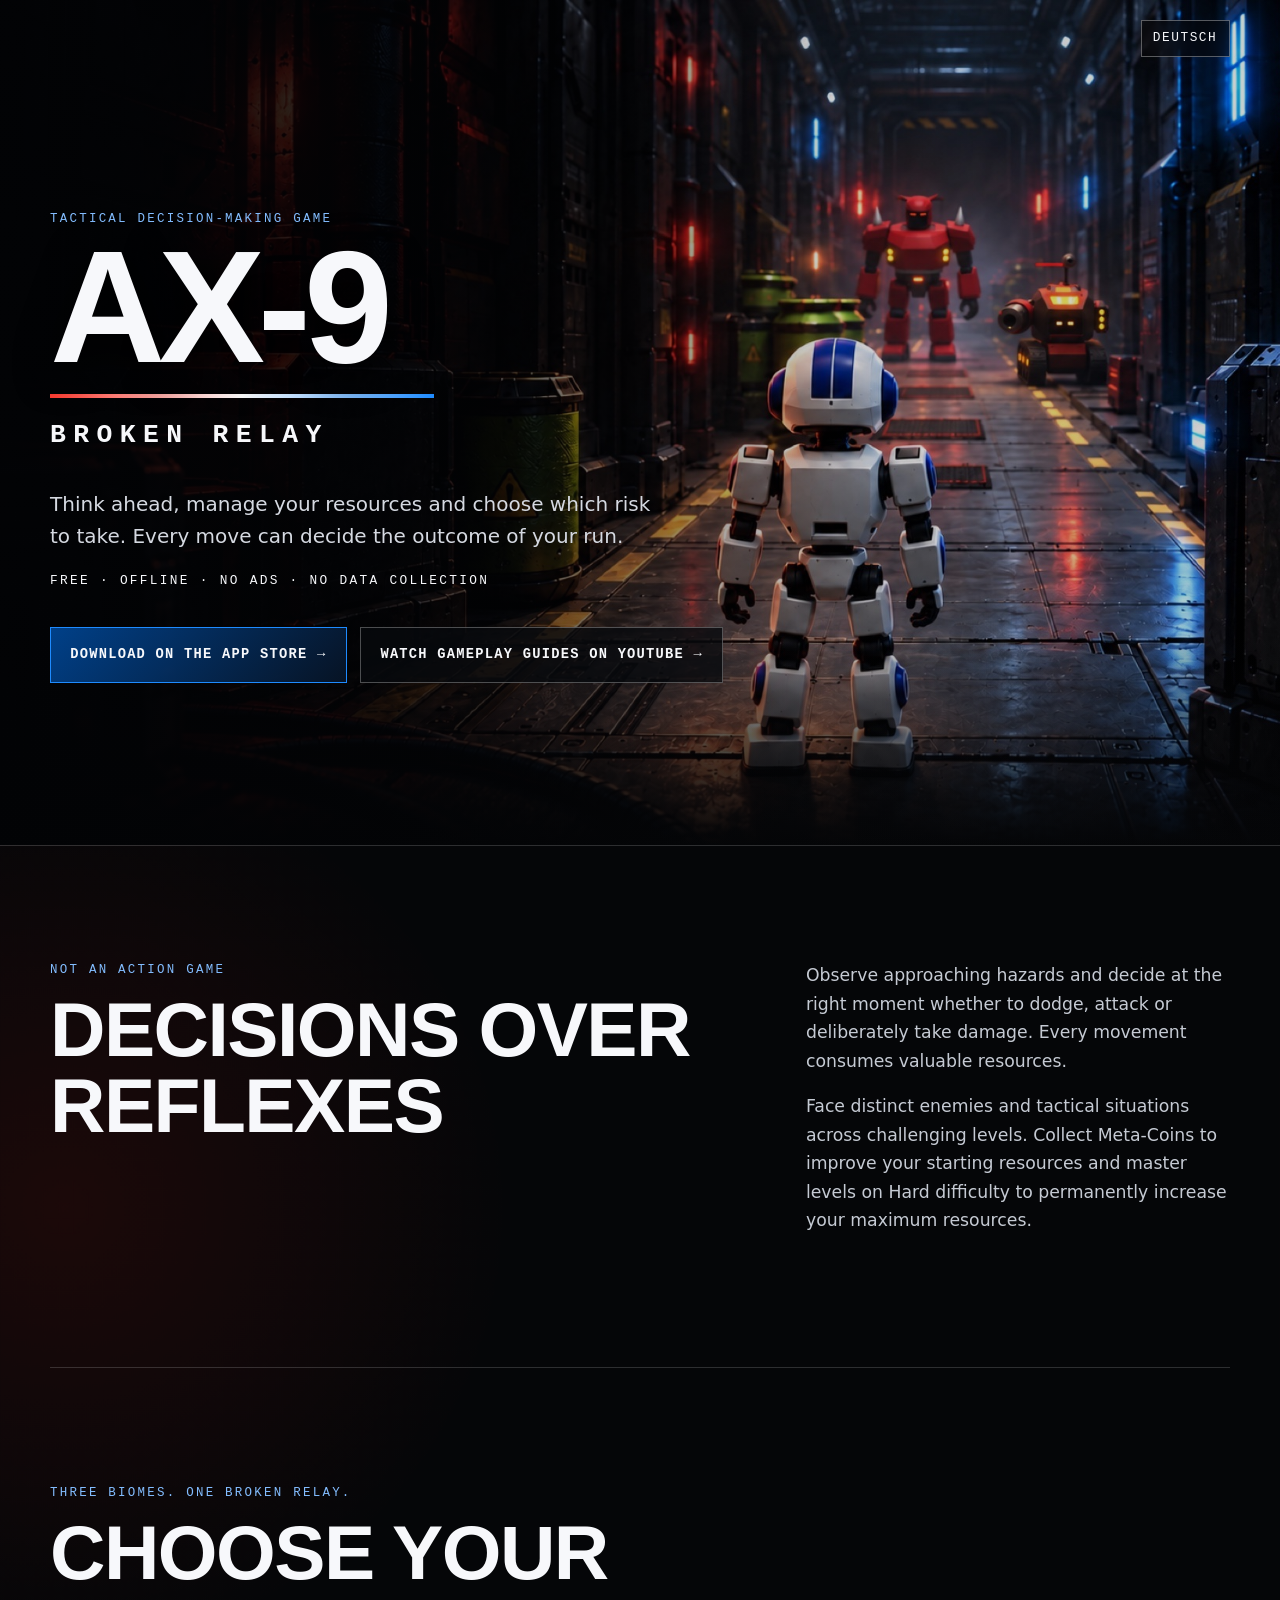
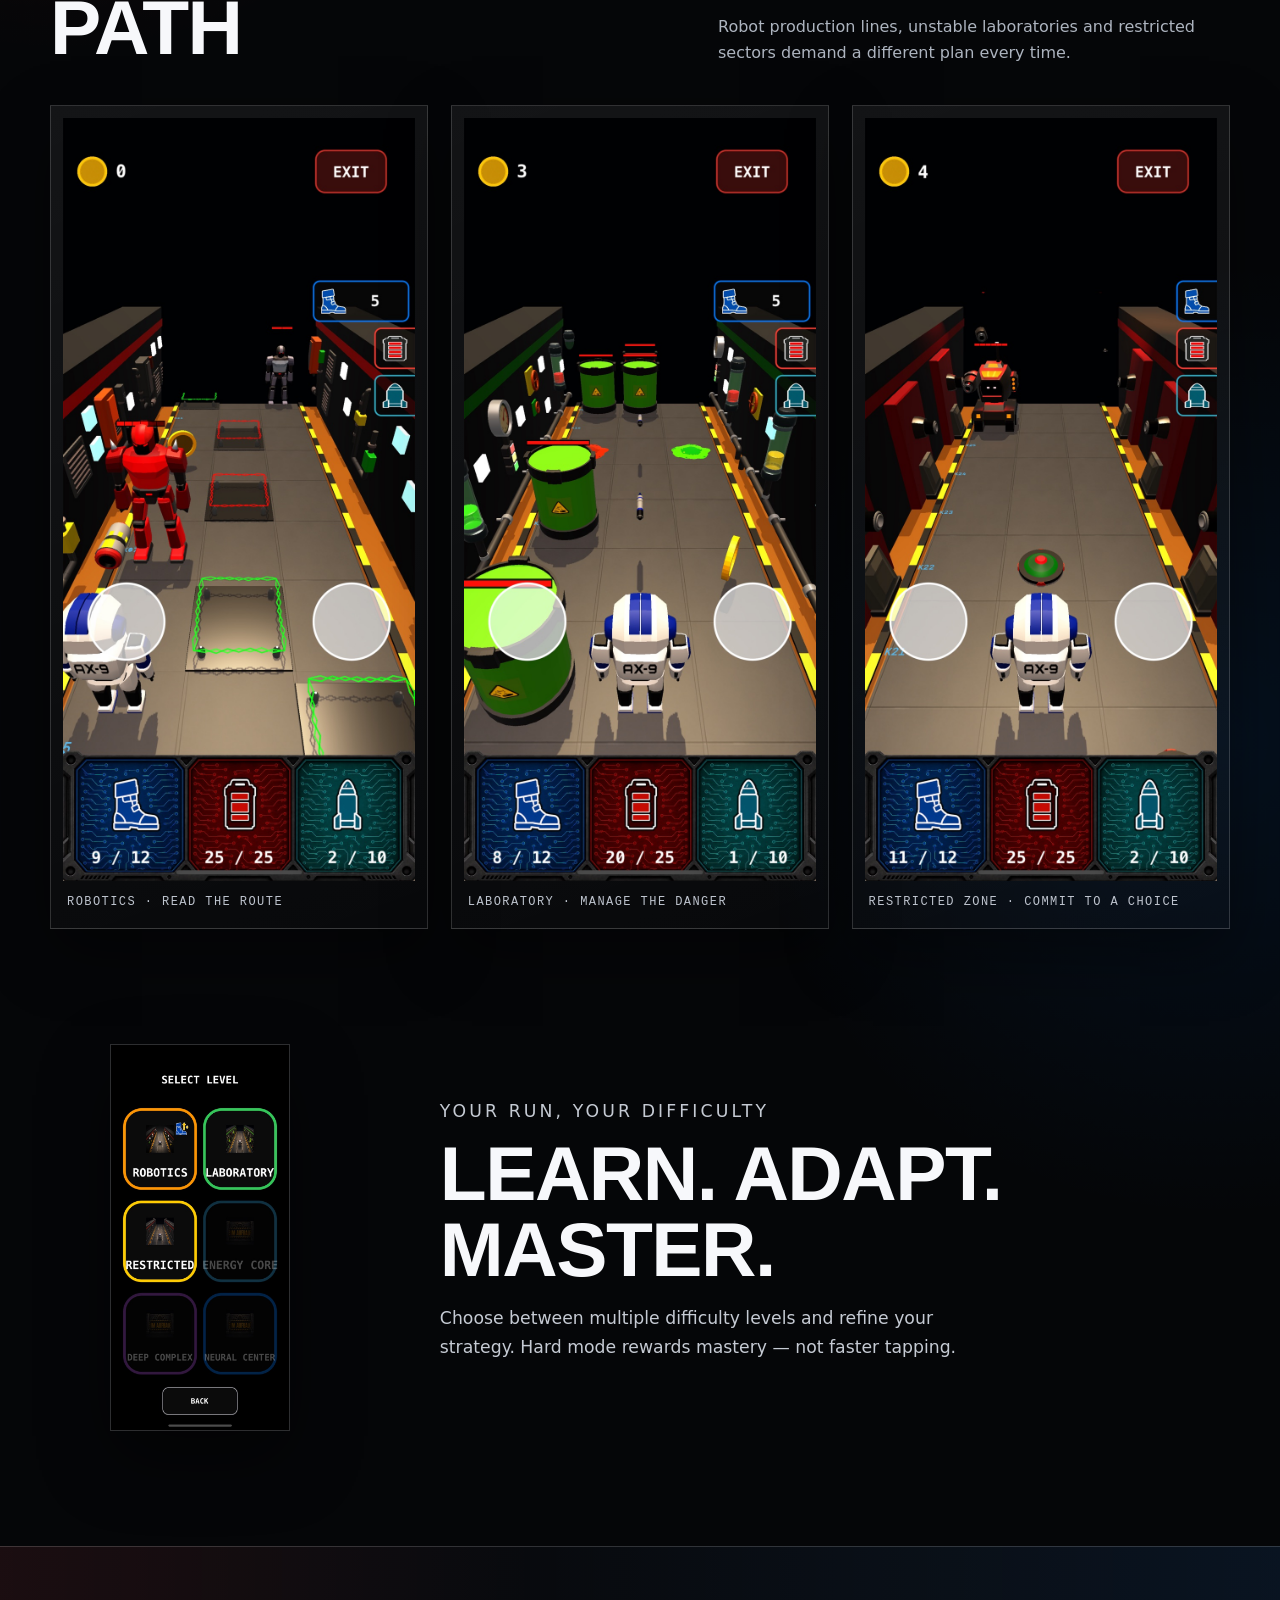
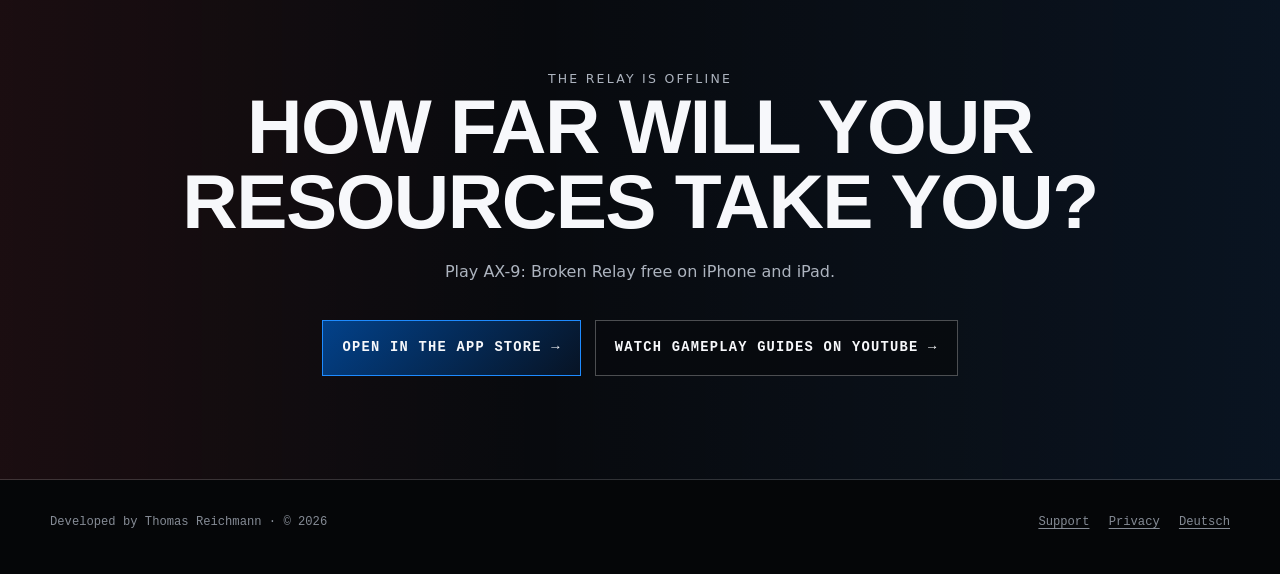
<file: index.html>
<!doctype html><html lang="en"><head>
<meta charset="utf-8"><meta name="viewport" content="width=device-width,initial-scale=1">
<title>AX-9: Broken Relay — Tactical Game for iPhone and iPad</title>
<meta name="description" content="AX-9: Broken Relay is a free offline tactical decision-making game for iPhone and iPad. Think ahead, manage resources and survive challenging levels.">
<meta name="robots" content="index,follow,max-image-preview:large"><meta name="theme-color" content="#050608">
<link rel="canonical" href="https://tomrichgamedev.github.io/ax9/"><link rel="alternate" hreflang="en" href="https://tomrichgamedev.github.io/ax9/"><link rel="alternate" hreflang="de" href="https://tomrichgamedev.github.io/ax9/de/"><link rel="alternate" hreflang="x-default" href="https://tomrichgamedev.github.io/ax9/">
<meta property="og:type" content="website"><meta property="og:title" content="AX-9: Broken Relay"><meta property="og:description" content="A tactical decision-making game where thinking ahead matters more than quick reflexes."><meta property="og:url" content="https://tomrichgamedev.github.io/ax9/"><meta property="og:image" content="https://tomrichgamedev.github.io/ax9/assets/images/ax9-broken-relay-hero-v2.jpg"><meta property="og:image:alt" content="AX-9 faces enemy robots in a red and blue industrial corridor"><meta name="twitter:card" content="summary_large_image"><link rel="stylesheet" href="styles.css">
<script type="application/ld+json">{"@context":"https://schema.org","@type":["VideoGame","MobileApplication"],"name":"AX-9: Broken Relay","description":"A tactical decision-making game where thinking ahead matters more than quick reflexes.","url":"https://tomrichgamedev.github.io/ax9/","image":"https://tomrichgamedev.github.io/ax9/assets/images/ax9-broken-relay-hero-v2.jpg","downloadUrl":"https://apps.apple.com/app/ax-9/id6805114754","operatingSystem":"iOS, iPadOS","applicationCategory":"GameApplication","genre":["Tactical","Strategy","Decision-making"],"inLanguage":["en","de"],"author":{"@type":"Person","name":"Thomas Reichmann"},"offers":{"@type":"Offer","price":"0","priceCurrency":"EUR"}}</script>
</head><body><a class="skip" href="#main">Skip to content</a><header class="site-header"><a class="lang" href="de/" lang="de" hreflang="de">DEUTSCH</a></header><main id="main">
<section class="hero" aria-labelledby="title"><div class="hero-inner"><p class="eyebrow">Tactical decision-making game</p><h1 id="title">AX-9</h1><span class="accent" aria-hidden="true"></span><p class="subtitle">Broken Relay</p><p class="hero-copy">Think ahead, manage your resources and choose which risk to take. Every move can decide the outcome of your run.</p><p class="facts">Free · Offline · No ads · No data collection</p><div class="actions"><a class="button" href="https://apps.apple.com/app/ax-9/id6805114754">Download on the App Store →</a><a class="button secondary" href="https://www.youtube.com/playlist?list=PLVclLh_oa2Vs">Watch gameplay guides on YouTube →</a></div></div></section>
<section class="intro" aria-labelledby="decisions"><div><p class="kicker">Not an action game</p><h2 id="decisions">Decisions over reflexes</h2></div><div class="body"><p>Observe approaching hazards and decide at the right moment whether to dodge, attack or deliberately take damage. Every movement consumes valuable resources.</p><p>Face distinct enemies and tactical situations across challenging levels. Collect Meta-Coins to improve your starting resources and master levels on Hard difficulty to permanently increase your maximum resources.</p></div></section>
<section class="gameplay" aria-labelledby="gameplay"><div class="section-head"><div><p class="kicker">Three biomes. One broken relay.</p><h2 id="gameplay">Choose your path</h2></div><p>Robot production lines, unstable laboratories and restricted sectors demand a different plan every time.</p></div><div class="shots" aria-label="AX-9 gameplay screenshots">
<figure class="shot"><img src="assets/images/ax9-robotics-gameplay.jpg" width="832" height="1800" loading="lazy" alt="AX-9 avoids floor hazards and a large red robot in the robotics level"><figcaption>Robotics · Read the route</figcaption></figure>
<figure class="shot"><img src="assets/images/ax9-laboratory-gameplay.jpg" width="832" height="1800" loading="lazy" alt="AX-9 moves between toxic barrels and puddles in the laboratory level"><figcaption>Laboratory · Manage the danger</figcaption></figure>
<figure class="shot"><img src="assets/images/ax9-restricted-zone-gameplay.jpg" width="832" height="1800" loading="lazy" alt="AX-9 approaches a mine and an armed machine in the restricted zone"><figcaption>Restricted zone · Commit to a choice</figcaption></figure></div></section>
<section class="choices" aria-labelledby="difficulty"><img src="assets/images/ax9-level-selection.jpg" width="647" height="1400" loading="lazy" alt="AX-9 level selection showing Robotics, Laboratory and Restricted Zone"><div><p class="kicker">Your run, your difficulty</p><h2 id="difficulty">Learn. Adapt. Master.</h2><p>Choose between multiple difficulty levels and refine your strategy. Hard mode rewards mastery — not faster tapping.</p></div></section>
<section class="final" aria-labelledby="download"><p class="kicker">The relay is offline</p><h2 id="download">How far will your resources take you?</h2><p>Play AX-9: Broken Relay free on iPhone and iPad.</p><div class="actions"><a class="button" href="https://apps.apple.com/app/ax-9/id6805114754">Open in the App Store →</a><a class="button secondary" href="https://www.youtube.com/playlist?list=PLVclLh_oa2Vs">Watch gameplay guides on YouTube →</a></div></section>
</main><footer class="footer"><span>Developed by Thomas Reichmann · © 2026</span><nav aria-label="Legal and support"><a href="https://tomrichgamedev.github.io/ax9-legal/support/">Support</a><a href="https://tomrichgamedev.github.io/ax9-legal/privacy/">Privacy</a><a href="de/" lang="de">Deutsch</a></nav></footer></body></html>
</file>
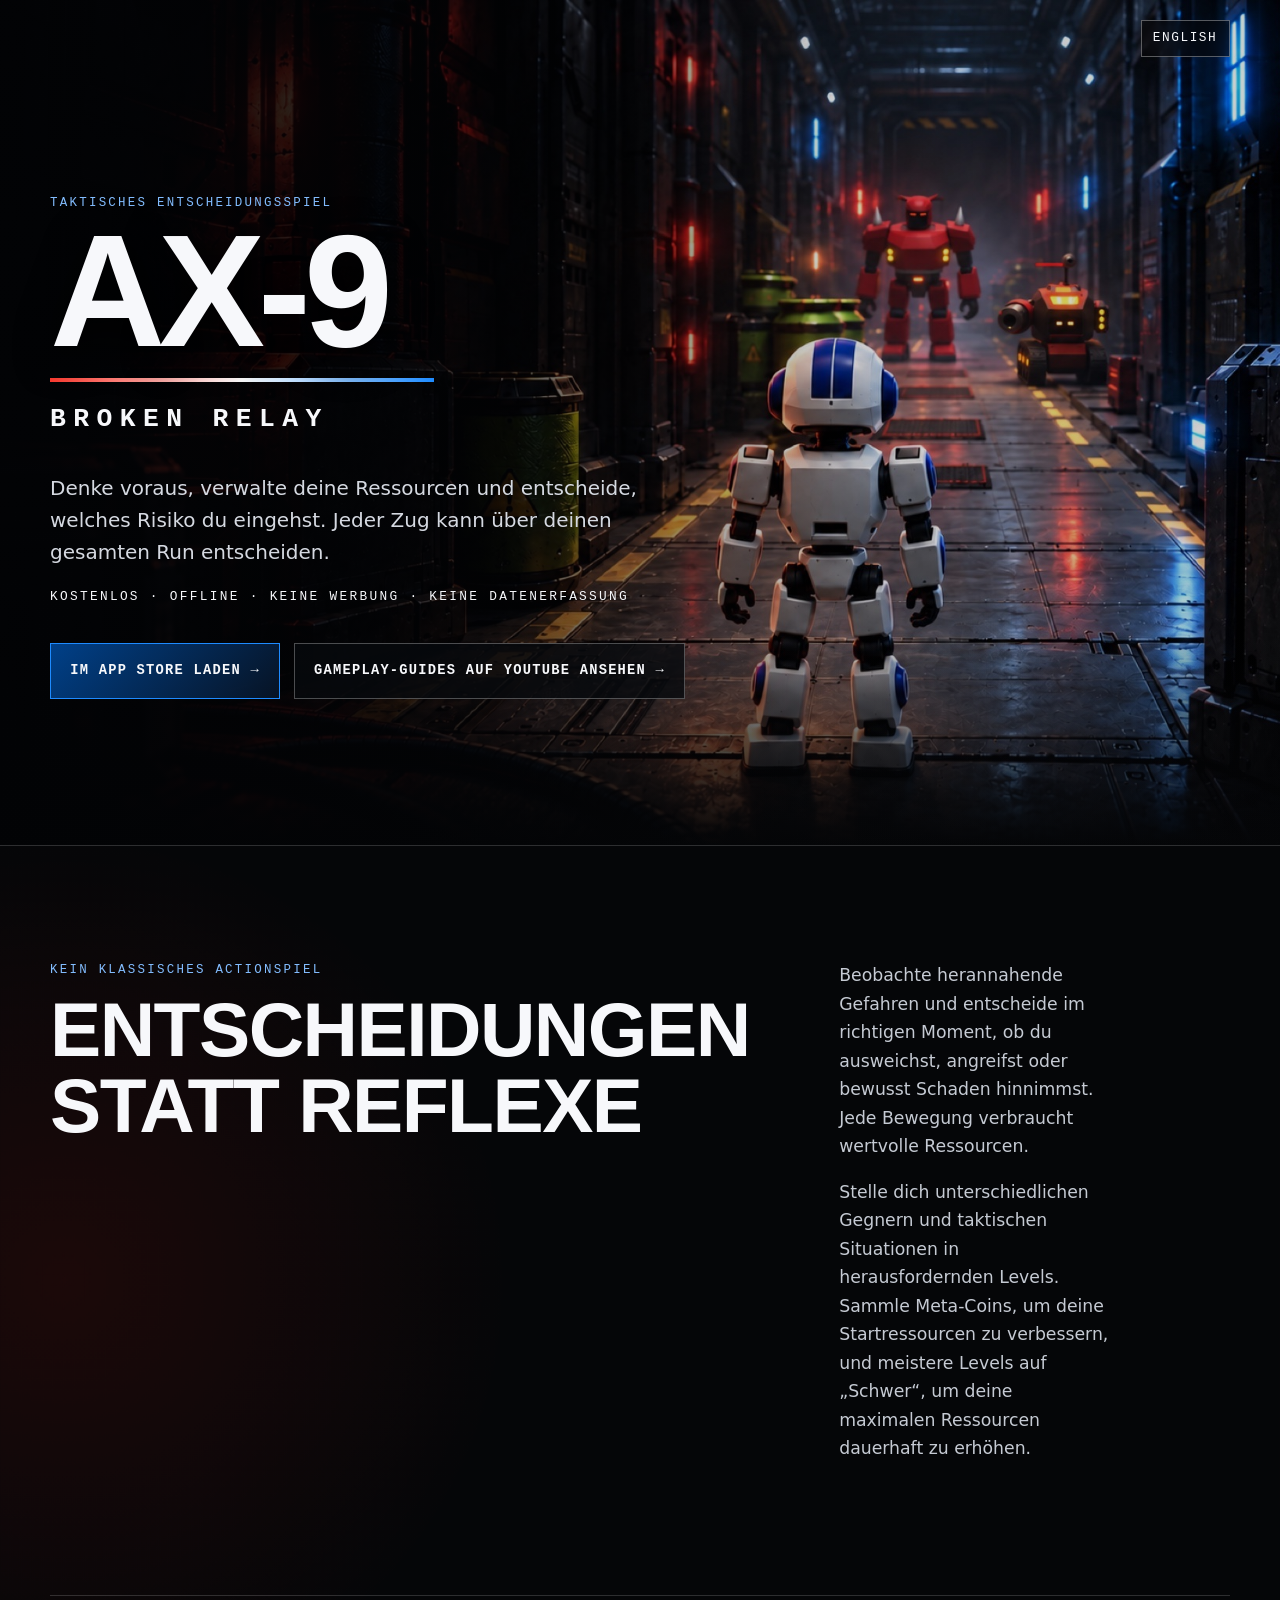
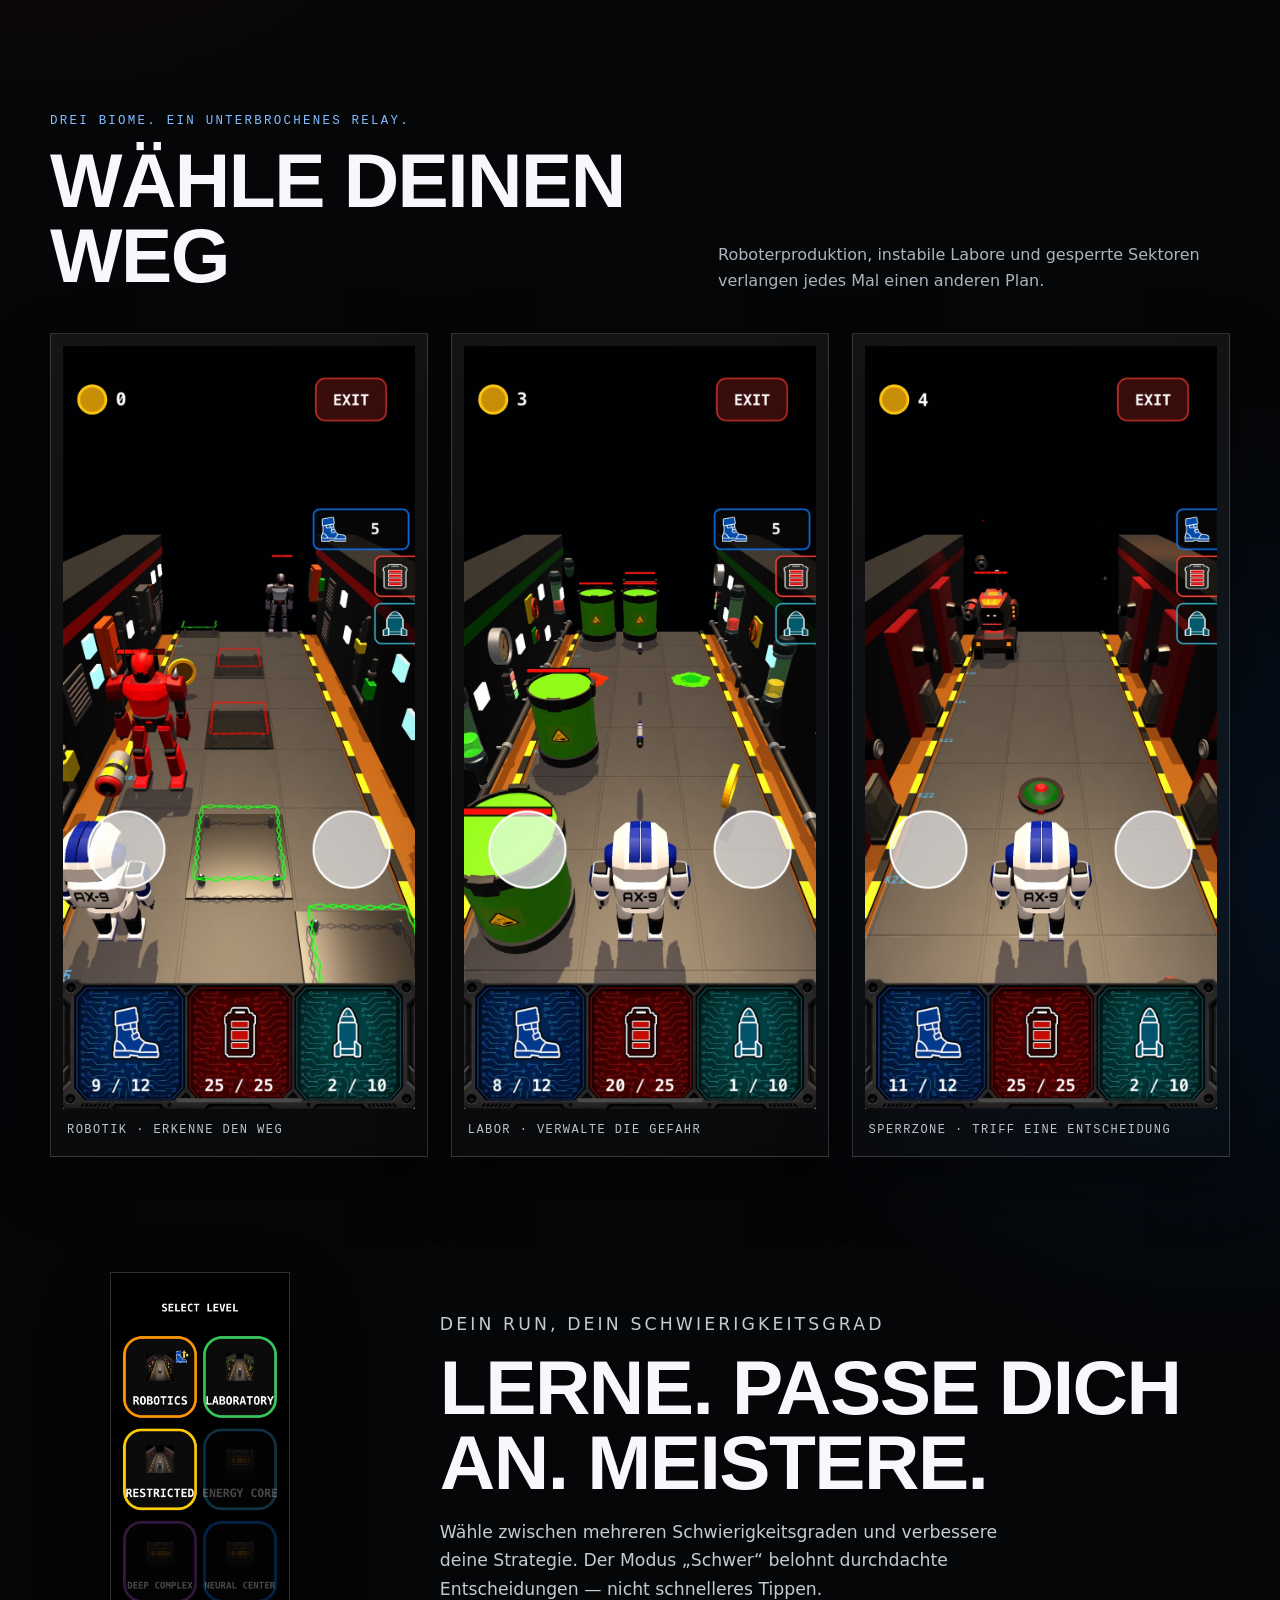
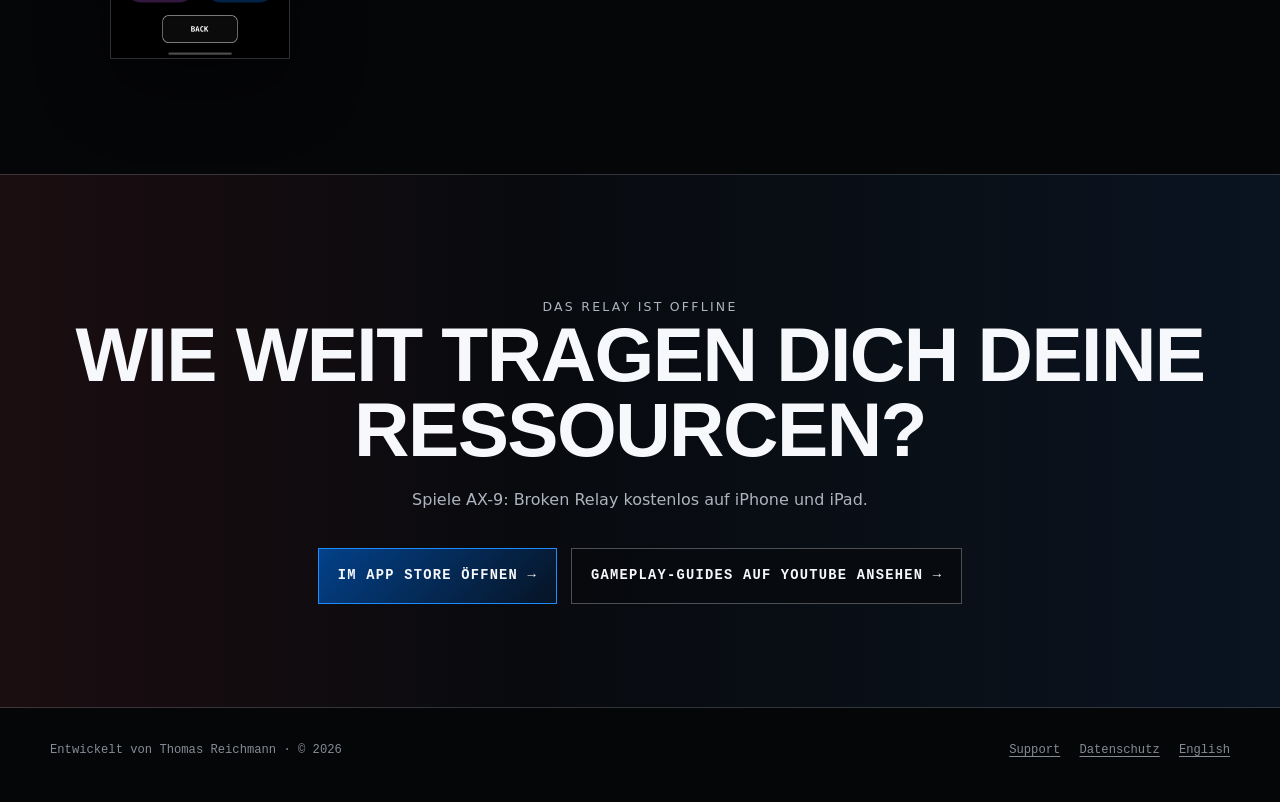
<file: de/index.html>
<!doctype html><html lang="de"><head>
<meta charset="utf-8"><meta name="viewport" content="width=device-width,initial-scale=1">
<title>AX-9: Broken Relay — Taktikspiel für iPhone und iPad</title><meta name="description" content="AX-9: Broken Relay ist ein kostenloses Offline-Taktikspiel für iPhone und iPad. Denke voraus, verwalte Ressourcen und meistere herausfordernde Level."><meta name="robots" content="index,follow,max-image-preview:large"><meta name="theme-color" content="#050608">
<link rel="canonical" href="https://tomrichgamedev.github.io/ax9/de/"><link rel="alternate" hreflang="en" href="https://tomrichgamedev.github.io/ax9/"><link rel="alternate" hreflang="de" href="https://tomrichgamedev.github.io/ax9/de/"><link rel="alternate" hreflang="x-default" href="https://tomrichgamedev.github.io/ax9/"><meta property="og:type" content="website"><meta property="og:title" content="AX-9: Broken Relay"><meta property="og:description" content="Ein taktisches Entscheidungsspiel, bei dem vorausschauendes Denken wichtiger ist als schnelle Reflexe."><meta property="og:url" content="https://tomrichgamedev.github.io/ax9/de/"><meta property="og:image" content="https://tomrichgamedev.github.io/ax9/assets/images/ax9-broken-relay-hero-v2.jpg"><meta property="og:image:alt" content="AX-9 steht gegnerischen Robotern in einem rot und blau beleuchteten Industriekorridor gegenüber"><meta name="twitter:card" content="summary_large_image"><link rel="stylesheet" href="../styles.css">
<script type="application/ld+json">{"@context":"https://schema.org","@type":["VideoGame","MobileApplication"],"name":"AX-9: Broken Relay","description":"Ein taktisches Entscheidungsspiel, bei dem vorausschauendes Denken wichtiger ist als schnelle Reflexe.","url":"https://tomrichgamedev.github.io/ax9/de/","image":"https://tomrichgamedev.github.io/ax9/assets/images/ax9-broken-relay-hero-v2.jpg","downloadUrl":"https://apps.apple.com/de/app/ax-9/id6805114754","operatingSystem":"iOS, iPadOS","applicationCategory":"GameApplication","genre":["Taktik","Strategie","Entscheidungsspiel"],"inLanguage":["de","en"],"author":{"@type":"Person","name":"Thomas Reichmann"},"offers":{"@type":"Offer","price":"0","priceCurrency":"EUR"}}</script>
</head><body><a class="skip" href="#main">Zum Inhalt springen</a><header class="site-header"><a class="lang" href="../" lang="en" hreflang="en">ENGLISH</a></header><main id="main">
<section class="hero" aria-labelledby="title"><div class="hero-inner"><p class="eyebrow">Taktisches Entscheidungsspiel</p><h1 id="title">AX-9</h1><span class="accent" aria-hidden="true"></span><p class="subtitle">Broken Relay</p><p class="hero-copy">Denke voraus, verwalte deine Ressourcen und entscheide, welches Risiko du eingehst. Jeder Zug kann über deinen gesamten Run entscheiden.</p><p class="facts">Kostenlos · Offline · Keine Werbung · Keine Datenerfassung</p><div class="actions"><a class="button" href="https://apps.apple.com/de/app/ax-9/id6805114754">Im App Store laden →</a><a class="button secondary" href="https://www.youtube.com/playlist?list=PLVclLh_oa2Vs">Gameplay-Guides auf YouTube ansehen →</a></div></div></section>
<section class="intro" aria-labelledby="decisions"><div><p class="kicker">Kein klassisches Actionspiel</p><h2 id="decisions">Entscheidungen statt Reflexe</h2></div><div class="body"><p>Beobachte herannahende Gefahren und entscheide im richtigen Moment, ob du ausweichst, angreifst oder bewusst Schaden hinnimmst. Jede Bewegung verbraucht wertvolle Ressourcen.</p><p>Stelle dich unterschiedlichen Gegnern und taktischen Situationen in herausfordernden Levels. Sammle Meta-Coins, um deine Startressourcen zu verbessern, und meistere Levels auf „Schwer“, um deine maximalen Ressourcen dauerhaft zu erhöhen.</p></div></section>
<section class="gameplay" aria-labelledby="gameplay"><div class="section-head"><div><p class="kicker">Drei Biome. Ein unterbrochenes Relay.</p><h2 id="gameplay">Wähle deinen Weg</h2></div><p>Roboterproduktion, instabile Labore und gesperrte Sektoren verlangen jedes Mal einen anderen Plan.</p></div><div class="shots" aria-label="Screenshots aus AX-9">
<figure class="shot"><img src="../assets/images/ax9-robotics-gameplay.jpg" width="832" height="1800" loading="lazy" alt="AX-9 weicht im Robotik-Level Bodengefahren und einem großen roten Roboter aus"><figcaption>Robotik · Erkenne den Weg</figcaption></figure>
<figure class="shot"><img src="../assets/images/ax9-laboratory-gameplay.jpg" width="832" height="1800" loading="lazy" alt="AX-9 bewegt sich im Labor zwischen giftigen Fässern und Pfützen"><figcaption>Labor · Verwalte die Gefahr</figcaption></figure>
<figure class="shot"><img src="../assets/images/ax9-restricted-zone-gameplay.jpg" width="832" height="1800" loading="lazy" alt="AX-9 nähert sich in der Sperrzone einer Mine und einer bewaffneten Maschine"><figcaption>Sperrzone · Triff eine Entscheidung</figcaption></figure></div></section>
<section class="choices" aria-labelledby="difficulty"><img src="../assets/images/ax9-level-selection.jpg" width="647" height="1400" loading="lazy" alt="Levelauswahl von AX-9 mit Robotik, Labor und Sperrzone"><div><p class="kicker">Dein Run, dein Schwierigkeitsgrad</p><h2 id="difficulty">Lerne. Passe dich an. Meistere.</h2><p>Wähle zwischen mehreren Schwierigkeitsgraden und verbessere deine Strategie. Der Modus „Schwer“ belohnt durchdachte Entscheidungen — nicht schnelleres Tippen.</p></div></section>
<section class="final" aria-labelledby="download"><p class="kicker">Das Relay ist offline</p><h2 id="download">Wie weit tragen dich deine Ressourcen?</h2><p>Spiele AX-9: Broken Relay kostenlos auf iPhone und iPad.</p><div class="actions"><a class="button" href="https://apps.apple.com/de/app/ax-9/id6805114754">Im App Store öffnen →</a><a class="button secondary" href="https://www.youtube.com/playlist?list=PLVclLh_oa2Vs">Gameplay-Guides auf YouTube ansehen →</a></div></section>
</main><footer class="footer"><span>Entwickelt von Thomas Reichmann · © 2026</span><nav aria-label="Rechtliche Hinweise und Support"><a href="https://tomrichgamedev.github.io/ax9-legal/support/">Support</a><a href="https://tomrichgamedev.github.io/ax9-legal/privacy/">Datenschutz</a><a href="../" lang="en">English</a></nav></footer></body></html>
</file>
<file: styles.css>
:root{color-scheme:dark;--ink:#f7f8fb;--muted:#adb4bf;--line:#ffffff29;--red:#ff3b30;--blue:#1e8bff;--max:1180px}*{box-sizing:border-box}html{background:#050608;scroll-behavior:smooth}body{margin:0;color:var(--ink);background:radial-gradient(circle at 5% 32%,#ff261717,transparent 28rem),radial-gradient(circle at 95% 62%,#0077ff17,transparent 30rem),#050608;font:16px/1.6 ui-monospace,"SFMono-Regular",Menlo,Consolas,monospace;-webkit-font-smoothing:antialiased}a{color:inherit}.skip{position:fixed;z-index:20;top:.7rem;left:.7rem;padding:.6rem 1rem;background:#fff;color:#000;transform:translateY(-160%)}.skip:focus{transform:none}.site-header{position:absolute;z-index:10;inset:0 0 auto;display:flex;justify-content:flex-end;width:min(calc(100% - 2rem),var(--max));margin:auto;padding:1.25rem 0}.lang{padding:.45rem .7rem;border:1px solid #ffffff55;background:#05060899;text-decoration:none;font-size:.8rem;letter-spacing:.12em;backdrop-filter:blur(9px)}.hero{position:relative;isolation:isolate;min-height:min(880px,94vh);display:grid;align-items:center;overflow:hidden;border-bottom:1px solid var(--line)}.hero:before{content:"";position:absolute;z-index:-2;inset:0;background:url("assets/images/ax9-broken-relay-hero-v2.jpg") 58% center/cover no-repeat}.hero:after{content:"";position:absolute;z-index:-1;inset:0;background:linear-gradient(90deg,#020305f5 0%,#020305cc 30%,#02030530 65%),linear-gradient(0deg,#050608,transparent 25%)}.hero-inner,main>section:not(.hero),.footer{width:min(calc(100% - 2rem),var(--max));margin:auto}.hero-inner{padding:8rem 0 5rem}.eyebrow,.kicker,.facts{text-transform:uppercase;letter-spacing:.18em}.eyebrow,.kicker{margin:0 0 .7rem;color:#83bdff;font-size:.78rem}h1,h2{margin:0;font-family:Impact,Haettenschweiler,"Arial Narrow Bold",sans-serif;font-weight:900;text-transform:uppercase}h1{max-width:7ch;font-size:clamp(5rem,13vw,10rem);line-height:.82;letter-spacing:-.045em;text-shadow:0 8px 40px #000}.accent{display:block;width:min(24rem,72vw);height:4px;margin:1.35rem 0 1rem;background:linear-gradient(90deg,var(--red),#fff 50%,var(--blue))}.subtitle{margin:0;font-size:clamp(1.05rem,2.3vw,1.65rem);font-weight:700;letter-spacing:.28em;text-transform:uppercase}.hero-copy{max-width:38rem;margin:2rem 0 0;color:#d5d9e1;font:clamp(1.05rem,1.6vw,1.25rem)/1.6 system-ui,sans-serif}.facts{margin:1.2rem 0 0;font-size:.8rem}.actions{display:flex;flex-wrap:wrap;gap:.85rem;margin-top:2.25rem}.button{display:inline-flex;min-height:3.5rem;align-items:center;justify-content:center;padding:.9rem 1.2rem;border:1px solid var(--blue);background:linear-gradient(135deg,#004a9edb,#071426f0);font-size:.86rem;font-weight:800;letter-spacing:.09em;text-align:center;text-decoration:none;text-transform:uppercase;transition:.2s}.button:hover,.button:focus-visible{filter:brightness(1.2);transform:translateY(-2px)}.secondary{border-color:#ffffff47;background:#07090dc7}.disabled{color:#858b95}.button small{margin-left:.55rem;font-size:.65rem;color:#b5bac4}.intro{display:grid;grid-template-columns:1.1fr .7fr;gap:clamp(2rem,7vw,7rem);padding:clamp(4.5rem,9vw,8rem) 0;border-bottom:1px solid var(--line)}h2{max-width:18ch;font-size:clamp(2.5rem,6vw,5rem);line-height:.98;letter-spacing:-.02em}.body{color:#c5cad3;font:1.08rem/1.65 system-ui,sans-serif}.body p:first-child{margin-top:0}.gameplay{padding:clamp(4.5rem,9vw,8rem) 0}.section-head{display:flex;align-items:end;justify-content:space-between;gap:2rem;margin-bottom:2.5rem}.section-head>p{max-width:32rem;margin:0;color:var(--muted);font-family:system-ui,sans-serif}.shots{display:grid;grid-template-columns:repeat(3,1fr);gap:clamp(.75rem,2vw,1.4rem);align-items:start}.shot{margin:0;padding:clamp(.45rem,1vw,.75rem);border:1px solid var(--line);background:linear-gradient(160deg,#ffffff0f,#ffffff03);box-shadow:0 24px 60px #0006}.shot:nth-child(2){margin-top:0}.shot img{display:block;width:100%;height:auto}.shot figcaption{padding:.8rem .25rem .2rem;color:#bec4ce;font-size:.75rem;letter-spacing:.12em;text-transform:uppercase}.choices{display:grid;grid-template-columns:.38fr 1fr;gap:clamp(2rem,7vw,6rem);align-items:center;padding:0 0 clamp(4.5rem,9vw,8rem)}.choices img{width:min(100%,180px);height:auto;justify-self:center;border:1px solid var(--line);box-shadow:0 28px 70px #0007}.choices p{max-width:35rem;color:#c5cad3;font:1.08rem/1.65 system-ui,sans-serif}.final{width:100%!important;max-width:none!important;padding:clamp(4rem,8vw,7rem) 1rem;border-block:1px solid var(--line);background:linear-gradient(90deg,#ff3b3014,transparent 42%,#1e8bff14),#080a0e;text-align:center}.final h2{max-width:none}.final>p{margin:1.2rem auto 0;color:var(--muted);font-family:system-ui,sans-serif}.final .actions{justify-content:center}.footer{padding:2.1rem 0 2.6rem;display:flex;flex-wrap:wrap;gap:.7rem 1.5rem;justify-content:space-between;color:#858b95;font-size:.76rem}.footer nav{display:flex;gap:1.2rem}.footer a{text-underline-offset:.25em}:focus-visible{outline:2px solid #fff;outline-offset:4px}@media(max-width:760px){.hero{min-height:790px;align-items:end}.hero:before{background-position:68% center}.hero:after{background:linear-gradient(0deg,#050608 1%,#020305de 39%,#0203051f 75%)}.hero-inner{padding-bottom:3rem}h1{font-size:clamp(4.6rem,25vw,7rem)}.subtitle{letter-spacing:.19em}.hero-copy{font-size:1rem}.actions{flex-direction:column}.button{width:100%}.intro,.choices{grid-template-columns:1fr}.section-head{display:block}.section-head>p{margin-top:1.2rem}.shots{grid-template-columns:84% 84% 84%;gap:.9rem;margin-right:-1rem;padding:.5rem 1rem 1.2rem 0;overflow-x:auto;scroll-snap-type:x mandatory}.shot{scroll-snap-align:start}.shot:nth-child(2){margin-top:0}.choices img{order:2;width:min(58%,170px)}.footer{align-items:flex-start;flex-direction:column}}@media(prefers-reduced-motion:reduce){html{scroll-behavior:auto}.button{transition:none}}
</file>
